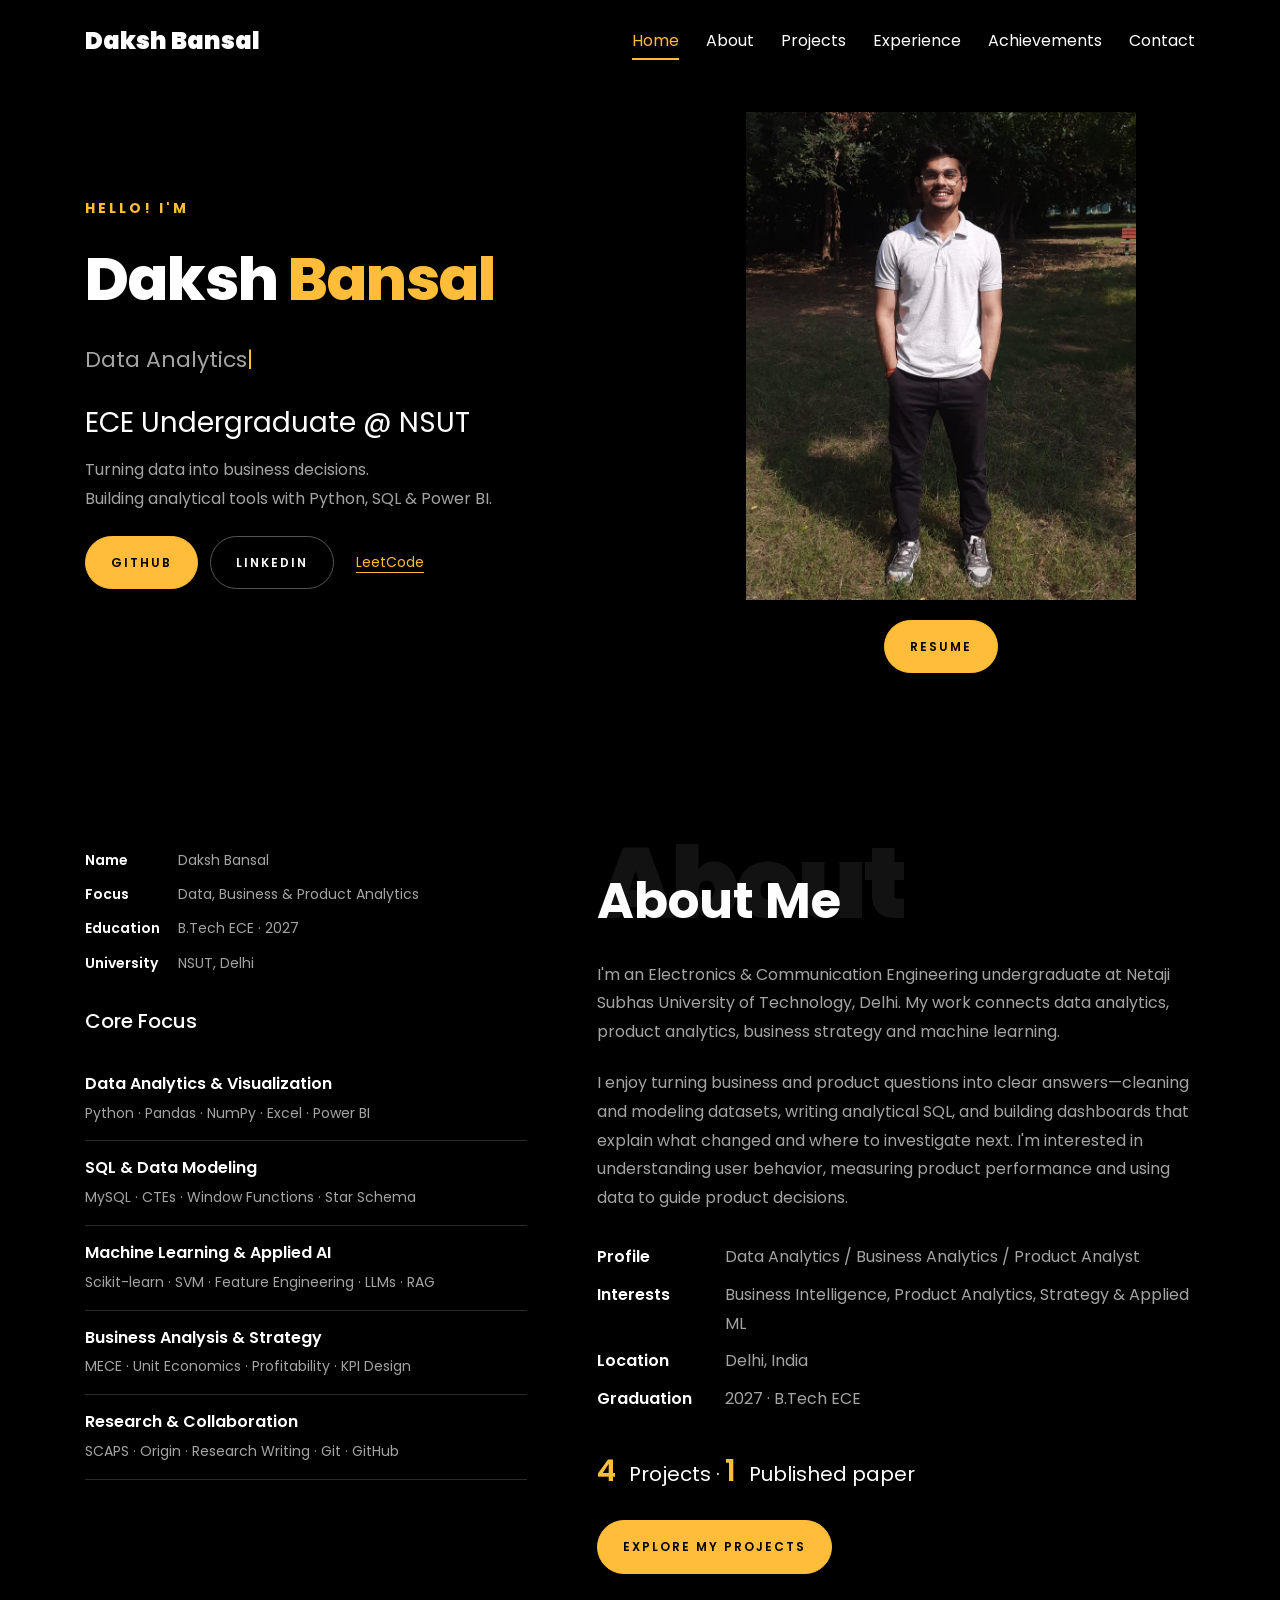
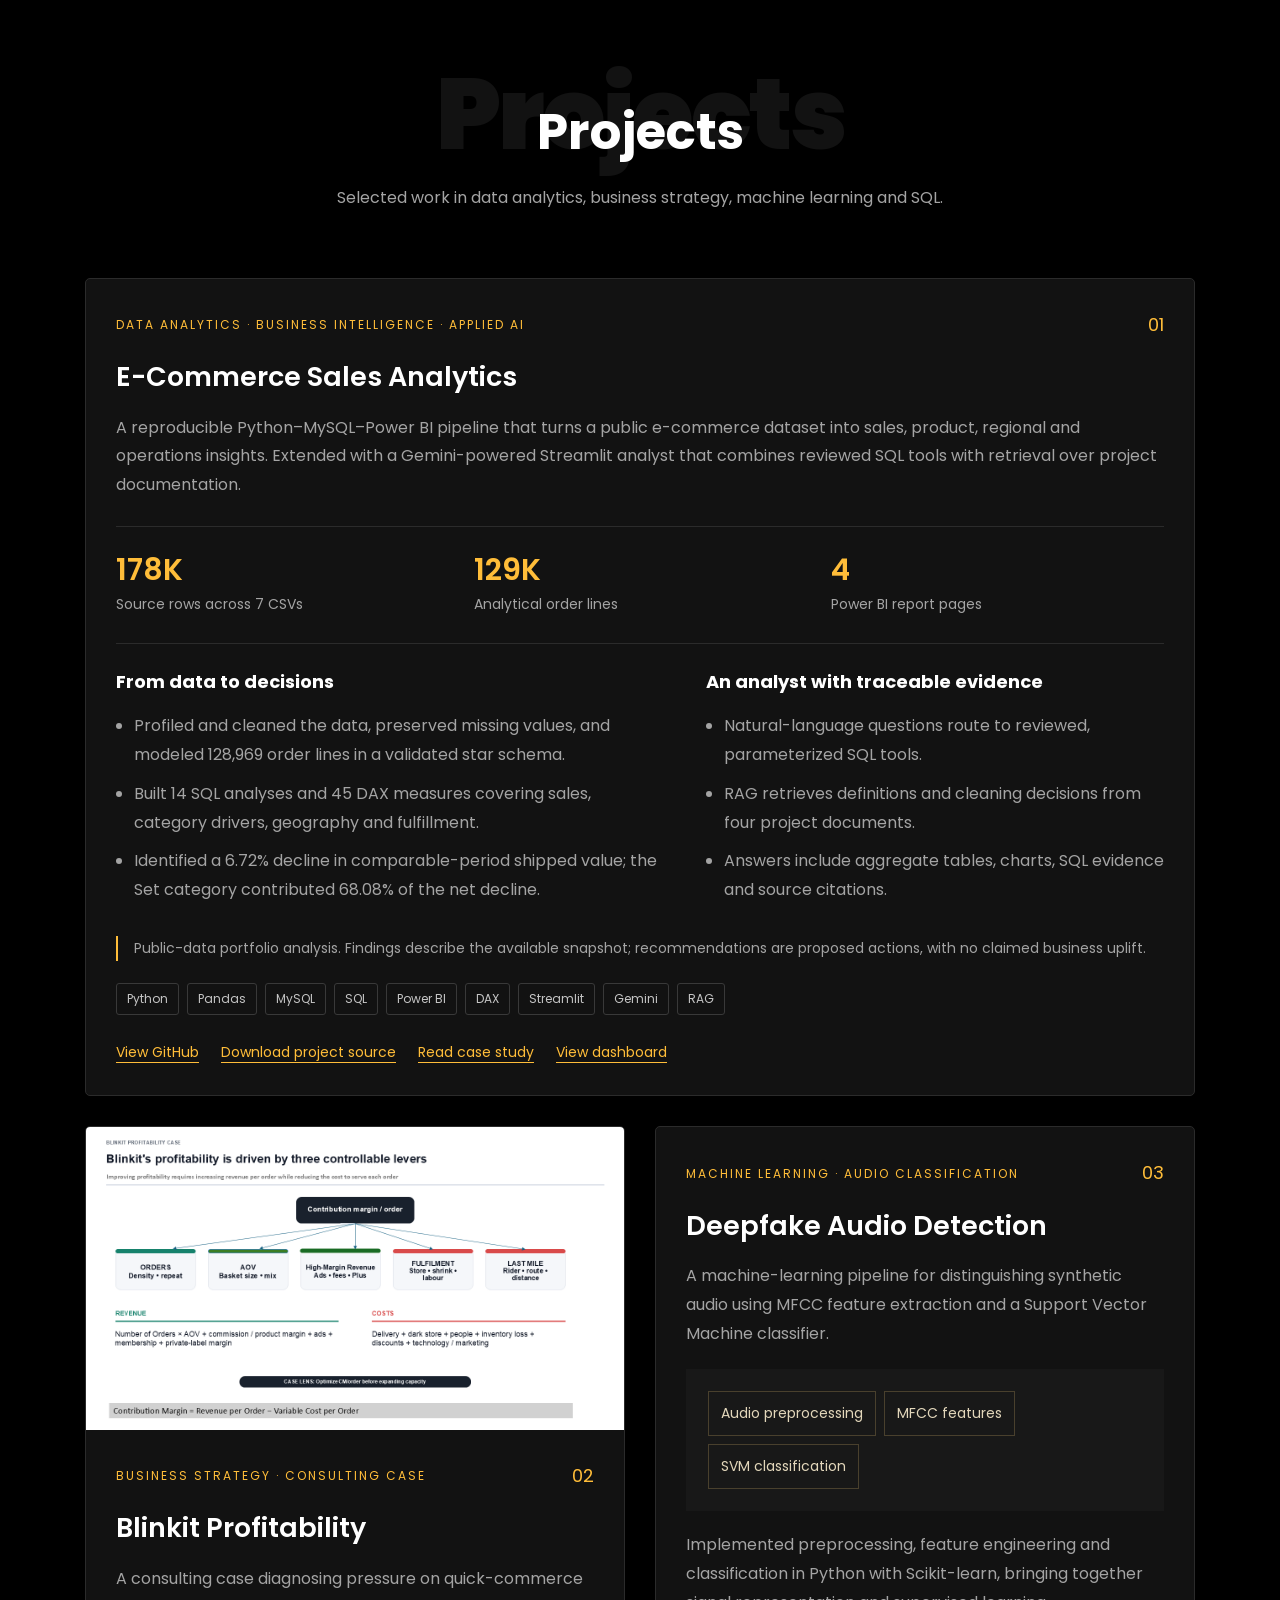
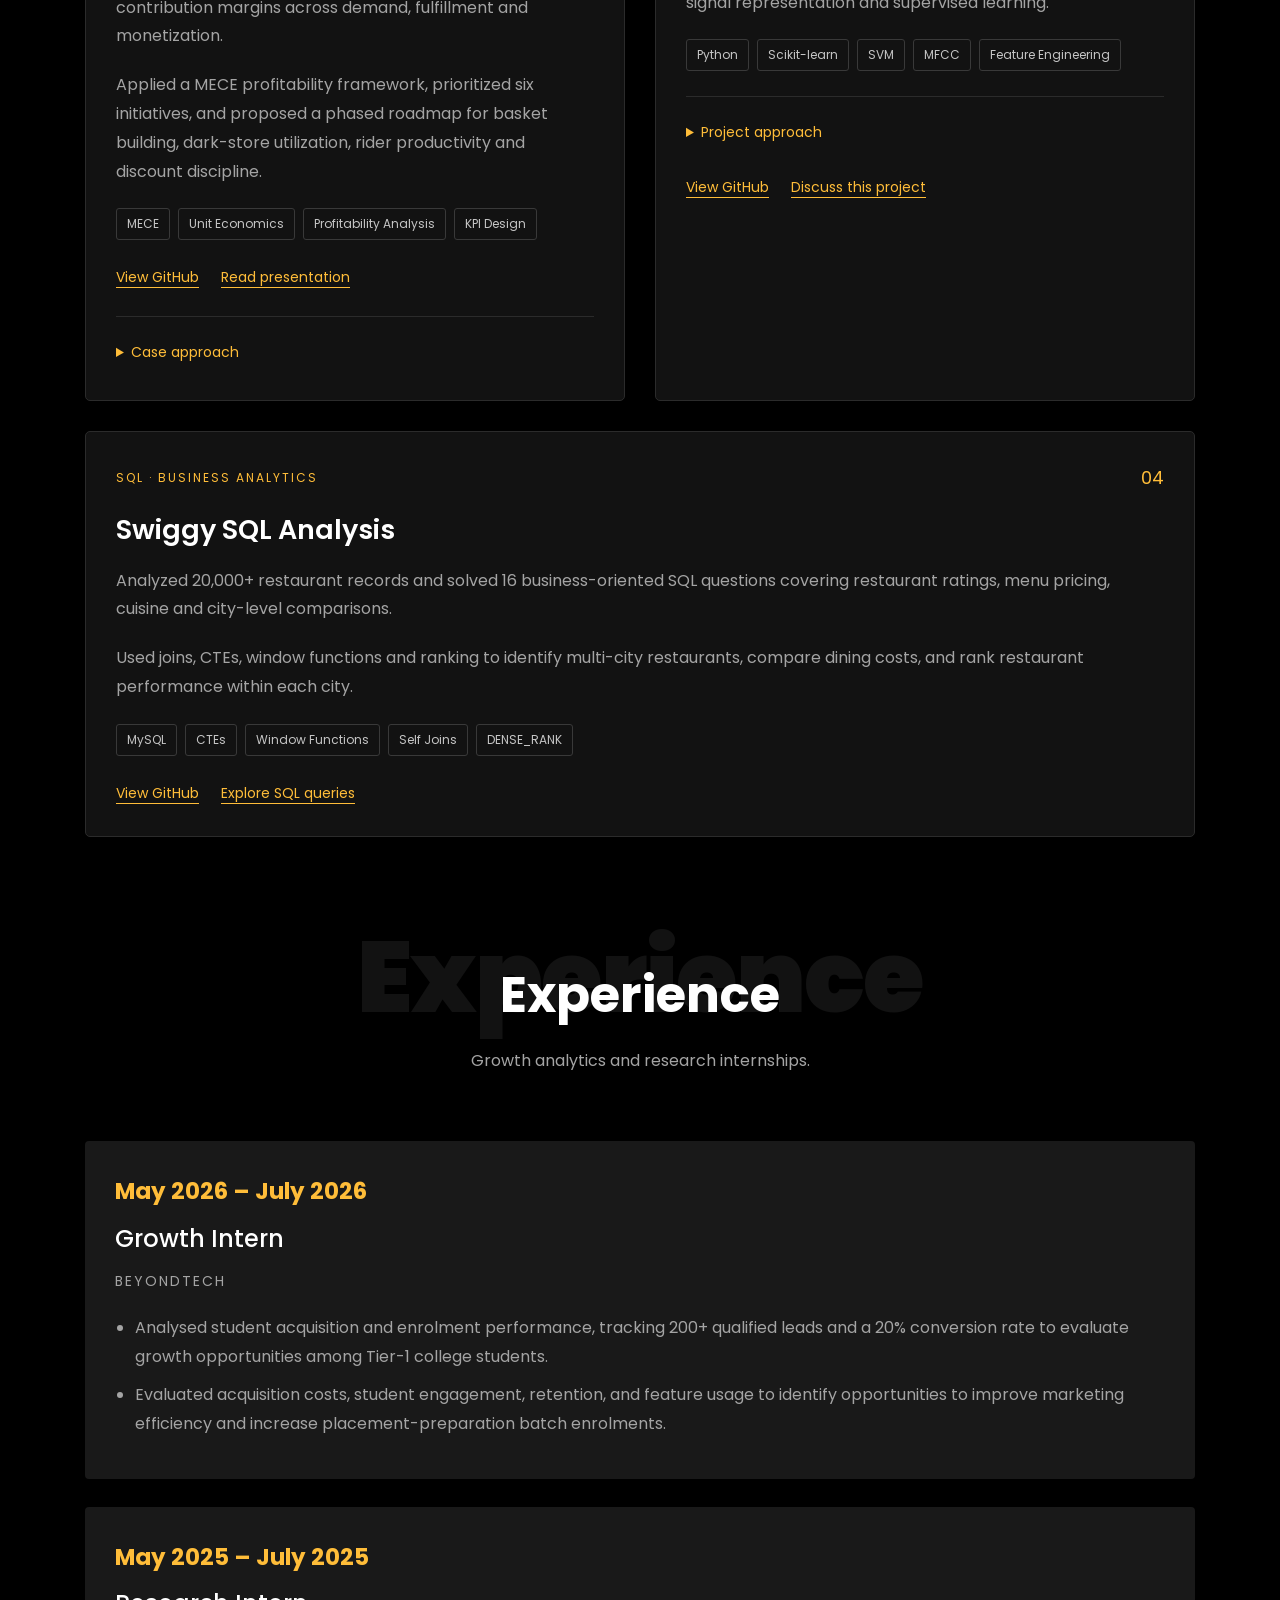
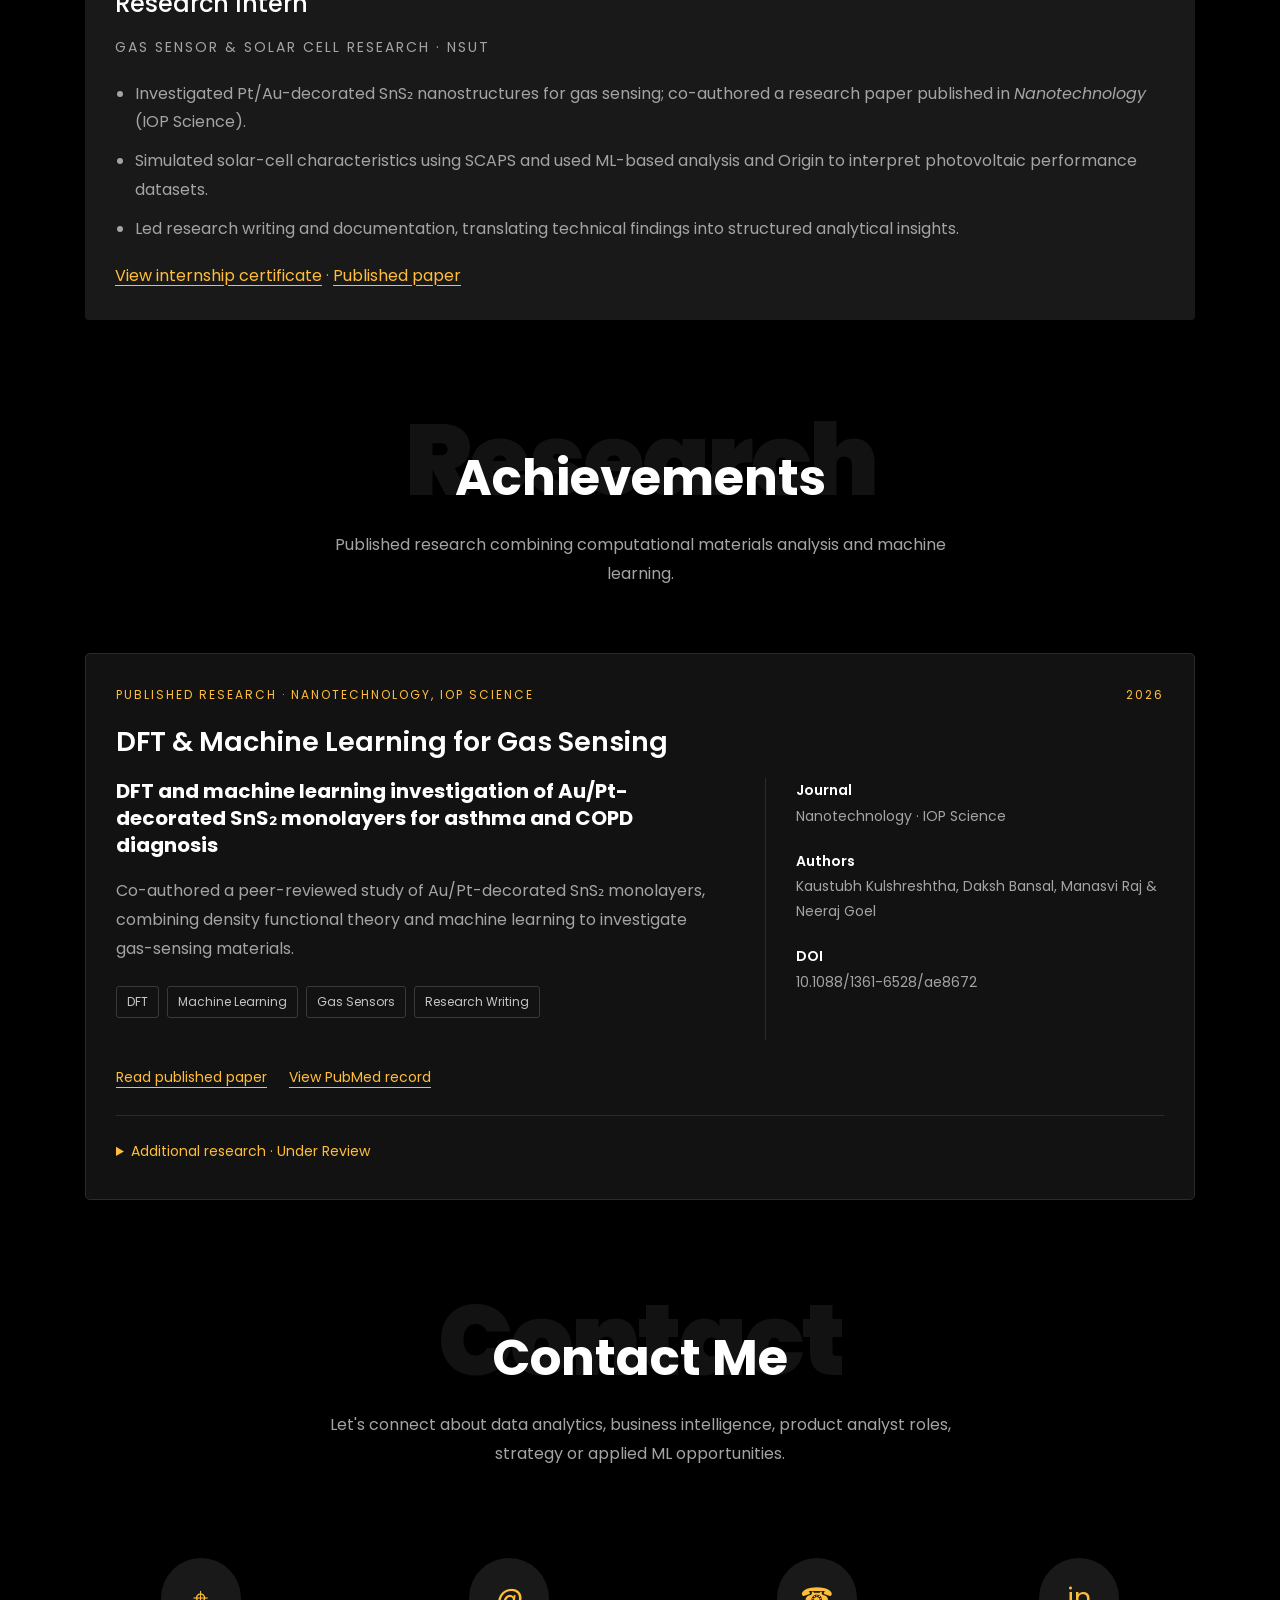
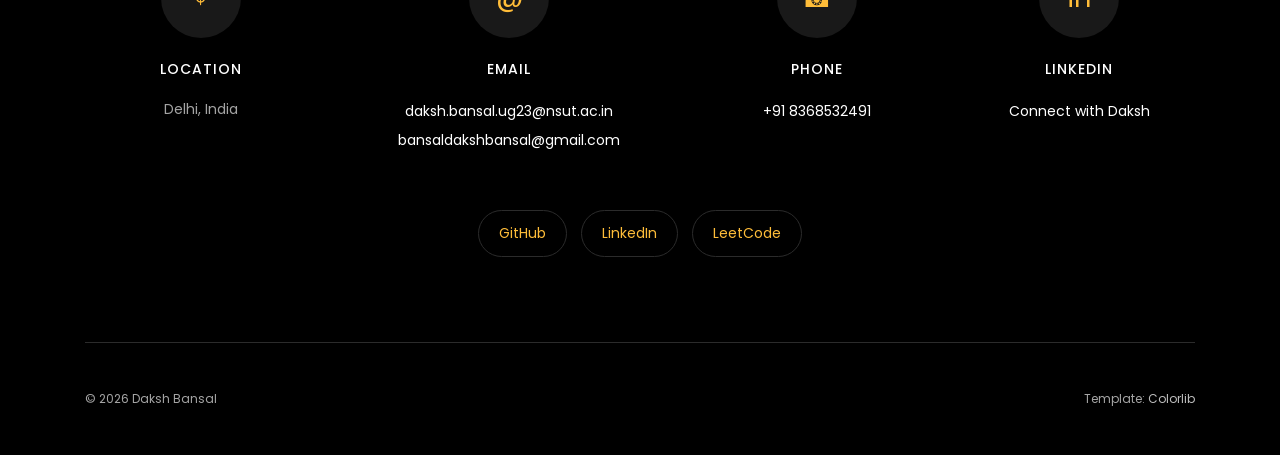
<file: index.html>
<!doctype html>
<html lang="en">
<head>
  <meta charset="utf-8">
  <meta name="viewport" content="width=device-width,initial-scale=1">
  <title>Daksh Bansal | Data Analytics &amp; Business Strategy</title>
  <meta name="description" content="Daksh Bansal — NSUT ECE undergraduate working across data analytics, business strategy and machine learning. Explore E-Commerce Sales Analytics, SQL projects and published research.">
  <meta name="theme-color" content="#000000">
  <meta property="og:title" content="Daksh Bansal | Data Analytics &amp; Business Strategy">
  <meta property="og:description" content="Data analytics, business strategy, machine learning and published research. Explore Daksh's projects and experience.">
  <meta property="og:type" content="website">
  <meta property="og:url" content="https://daks5.github.io/">
  <link rel="canonical" href="https://daks5.github.io/">
  <link rel="icon" type="image/svg+xml" href="data:image/svg+xml,%3Csvg xmlns='http://www.w3.org/2000/svg' viewBox='0 0 64 64'%3E%3Crect width='64' height='64' rx='12' fill='%23000'/%3E%3Ctext x='32' y='43' text-anchor='middle' font-family='Arial' font-size='30' font-weight='700' fill='%23ffbd39'%3EDB%3C/text%3E%3C/svg%3E">
  <link rel="preconnect" href="https://fonts.googleapis.com">
  <link rel="preconnect" href="https://fonts.gstatic.com" crossorigin>
  <link href="https://fonts.googleapis.com/css2?family=Poppins:wght@400;500;600;700;800;900&display=swap" rel="stylesheet">
  <link rel="stylesheet" href="styles.css?v=20261016-experience">
  <script src="app.js" defer></script>
</head>
<body>
<a class="skip" href="#main">Skip to content</a>
<header class="site-header"><nav class="container nav" aria-label="Main navigation">
  <a class="brand" href="#home-section">Daksh Bansal</a>
  <button class="menu-toggle" aria-expanded="false" aria-controls="nav-links">Menu <span aria-hidden="true">☰</span></button>
  <div class="nav-links" id="nav-links">
    <a class="active" href="#home-section">Home</a><a href="#about-section">About</a><a href="#project-section">Projects</a><a href="#experience-section">Experience</a><a href="#achievement-section">Achievements</a><a href="#contact-section">Contact</a>
  </div>
</nav></header>
<main id="main">
<section class="hero container" id="home-section" aria-labelledby="hero-title">
  <div class="hero-copy"><p class="eyebrow">Hello! I'm</p><h1 id="hero-title">Daksh <span>Bansal</span></h1>
    <p class="role" aria-label="Data Analytics, Business Analyst, Product Analyst and Machine Learning"><span id="typing">Data Analytics</span><span class="cursor" aria-hidden="true">|</span></p>
    <h2>ECE Undergraduate @ NSUT</h2>
    <p class="hero-description">Turning data into business decisions.<br> Building analytical tools with Python, SQL &amp; Power BI.</p>
    <div class="actions"><a class="button primary" href="https://github.com/Daks5" target="_blank" rel="noopener noreferrer">GitHub</a><a class="button outline" href="https://www.linkedin.com/in/daksh-bansal-36666b278/" target="_blank" rel="noopener noreferrer">LinkedIn</a><a class="text-link" href="https://leetcode.com/u/daksh5055/" target="_blank" rel="noopener noreferrer">LeetCode</a></div>
  </div>
  <div class="hero-portrait"><img src="assets/daksh-bansal.jpeg" width="901" height="1038" alt="Daksh Bansal standing outdoors" fetchpriority="high"><a class="button primary" href="https://drive.google.com/file/d/1m9gqxL7ONmsl9DMOSqd8U5X-cJEgQ3Us/view?usp=sharing" target="_blank" rel="noopener noreferrer" title="View resume online">Resume</a></div>
</section>
<section class="section container" id="about-section" aria-labelledby="about-title">
  <div class="about-grid">
    <div>
      <div class="profile-facts"><dl class="facts"><dt>Name</dt><dd>Daksh Bansal</dd><dt>Focus</dt><dd>Data, Business &amp; Product Analytics</dd><dt>Education</dt><dd>B.Tech ECE · 2027</dd><dt>University</dt><dd>NSUT, Delhi</dd></dl></div>
      <h3 class="core-label">Core Focus</h3>
      <div class="skill-row"><strong>Data Analytics &amp; Visualization</strong><span>Python · Pandas · NumPy · Excel · Power BI</span></div>
      <div class="skill-row"><strong>SQL &amp; Data Modeling</strong><span>MySQL · CTEs · Window Functions · Star Schema</span></div>
      <div class="skill-row"><strong>Machine Learning &amp; Applied AI</strong><span>Scikit-learn · SVM · Feature Engineering · LLMs · RAG</span></div>
      <div class="skill-row"><strong>Business Analysis &amp; Strategy</strong><span>MECE · Unit Economics · Profitability · KPI Design</span></div>
      <div class="skill-row"><strong>Research &amp; Collaboration</strong><span>SCAPS · Origin · Research Writing · Git · GitHub</span></div>
    </div>
    <div class="about-copy">
      <div class="section-heading"><span class="ghost" aria-hidden="true">About</span><h2 id="about-title">About Me</h2></div>
      <p>I'm an Electronics &amp; Communication Engineering undergraduate at Netaji Subhas University of Technology, Delhi. My work connects data analytics, product analytics, business strategy and machine learning.</p>
      <p>I enjoy turning business and product questions into clear answers—cleaning and modeling datasets, writing analytical SQL, and building dashboards that explain what changed and where to investigate next. I'm interested in understanding user behavior, measuring product performance and using data to guide product decisions.</p>
      <dl class="facts detail-facts"><dt>Profile</dt><dd>Data Analytics / Business Analytics / Product Analyst</dd><dt>Interests</dt><dd>Business Intelligence, Product Analytics, Strategy &amp; Applied ML</dd><dt>Location</dt><dd>Delhi, India</dd><dt>Graduation</dt><dd>2027 · B.Tech ECE</dd></dl>
      <p class="count"><strong>4</strong> Projects <span aria-hidden="true">·</span> <strong>1</strong> Published paper</p>
      <a class="button primary" href="#project-section">Explore my projects</a>
    </div>
  </div>
</section>
<section class="section container" id="project-section" aria-labelledby="projects-title">
  <div class="section-heading"><span class="ghost" aria-hidden="true">Projects</span><h2 id="projects-title">Projects</h2><p>Selected work in data analytics, business strategy, machine learning and SQL.</p></div>
  <div class="project-grid">
    <article class="project-card featured" id="ecommerce-analytics">
      <div class="project-content"><div class="project-meta"><span>Data Analytics · Business Intelligence · Applied AI</span><span class="number">01</span></div><h3>E-Commerce Sales Analytics</h3>
        <p>A reproducible Python–MySQL–Power BI pipeline that turns a public e-commerce dataset into sales, product, regional and operations insights. Extended with a Gemini-powered Streamlit analyst that combines reviewed SQL tools with retrieval over project documentation.</p>
        <div class="project-metrics"><div><strong>178K</strong><span>Source rows across 7 CSVs</span></div><div><strong>129K</strong><span>Analytical order lines</span></div><div><strong>4</strong><span>Power BI report pages</span></div></div>
        <div class="project-split"><div><h4>From data to decisions</h4><ul><li>Profiled and cleaned the data, preserved missing values, and modeled 128,969 order lines in a validated star schema.</li><li>Built 14 SQL analyses and 45 DAX measures covering sales, category drivers, geography and fulfillment.</li><li>Identified a 6.72% decline in comparable-period shipped value; the Set category contributed 68.08% of the net decline.</li></ul></div><div><h4>An analyst with traceable evidence</h4><ul><li>Natural-language questions route to reviewed, parameterized SQL tools.</li><li>RAG retrieves definitions and cleaning decisions from four project documents.</li><li>Answers include aggregate tables, charts, SQL evidence and source citations.</li></ul></div></div>
        <p class="evidence-note">Public-data portfolio analysis. Findings describe the available snapshot; recommendations are proposed actions, with no claimed business uplift.</p>
        <div class="tech-stack"><span>Python</span><span>Pandas</span><span>MySQL</span><span>SQL</span><span>Power BI</span><span>DAX</span><span>Streamlit</span><span>Gemini</span><span>RAG</span></div>
        <div class="project-links"><a href="https://github.com/Daks5/E-Commerce-Sales-Analytics" target="_blank" rel="noopener noreferrer">View GitHub</a><a href="assets/E-Commerce-Sales-Analytics-Source.zip" download>Download project source</a><a href="assets/ecommerce-case-study.html" target="_blank" rel="noopener noreferrer">Read case study</a><a href="assets/commerce-sales.png" target="_blank" rel="noopener noreferrer">View dashboard</a></div>
      </div>
    </article>
    <article class="project-card" id="blinkit-case"><div class="project-image"><img src="assets/blinkit-framework.png" loading="lazy" width="1600" height="900" alt="Blinkit consulting case profitability framework"></div>
      <div class="project-content"><div class="project-meta"><span>Business Strategy · Consulting Case</span><span class="number">02</span></div><h3>Blinkit Profitability</h3><p>A consulting case diagnosing pressure on quick-commerce contribution margins across demand, fulfillment and monetization.</p><p>Applied a MECE profitability framework, prioritized six initiatives, and proposed a phased roadmap for basket building, dark-store utilization, rider productivity and discount discipline.</p><div class="tech-stack"><span>MECE</span><span>Unit Economics</span><span>Profitability Analysis</span><span>KPI Design</span></div><div class="project-links"><a href="https://github.com/Daks5/Blinkit-Profitability-Consulting-Case" target="_blank" rel="noopener noreferrer">View GitHub</a><a href="https://github.com/Daks5/Blinkit-Profitability-Consulting-Case/blob/main/Blinkit_Profitability_Consulting_Case.pdf" target="_blank" rel="noopener noreferrer">Read presentation</a></div><details class="details"><summary>Case approach</summary><p>Structured the problem through a profitability tree, compared initiatives by impact and effort, and proposed a six-month implementation roadmap. This is an independent portfolio case; illustrative assumptions are distinguished from company financial data in the presentation.</p></details></div>
    </article>
    <article class="project-card" id="deepfake-project"><div class="project-content"><div class="project-meta"><span>Machine Learning · Audio Classification</span><span class="number">03</span></div><h3>Deepfake Audio Detection</h3><p>A machine-learning pipeline for distinguishing synthetic audio using MFCC feature extraction and a Support Vector Machine classifier.</p><div class="ml-pipeline" aria-label="Audio classification pipeline"><span>Audio preprocessing</span><span>MFCC features</span><span>SVM classification</span></div><p>Implemented preprocessing, feature engineering and classification in Python with Scikit-learn, bringing together signal representation and supervised learning.</p><div class="tech-stack"><span>Python</span><span>Scikit-learn</span><span>SVM</span><span>MFCC</span><span>Feature Engineering</span></div><details class="details"><summary>Project approach</summary><p>The workflow transforms audio recordings into numerical features before classification. MFCCs describe the spectral characteristics of audio, and an SVM separates the feature representations into classes.</p><p>Focus: preprocessing, feature extraction and classification pipeline development.</p></details><div class="project-links"><a href="https://github.com/Daks5/Deepfake-Audio-Detection-Project" target="_blank" rel="noopener noreferrer">View GitHub</a><a href="mailto:daksh.bansal.ug23@nsut.ac.in?subject=Deepfake%20Audio%20Detection%20project">Discuss this project</a></div></div>
    </article>
    <article class="project-card wide" id="swiggy-project"><div class="project-content"><div class="project-meta"><span>SQL · Business Analytics</span><span class="number">04</span></div><h3>Swiggy SQL Analysis</h3><p>Analyzed 20,000+ restaurant records and solved 16 business-oriented SQL questions covering restaurant ratings, menu pricing, cuisine and city-level comparisons.</p><p>Used joins, CTEs, window functions and ranking to identify multi-city restaurants, compare dining costs, and rank restaurant performance within each city.</p><div class="tech-stack"><span>MySQL</span><span>CTEs</span><span>Window Functions</span><span>Self Joins</span><span>DENSE_RANK</span></div><div class="project-links"><a href="https://github.com/Daks5/Swiggy-SQL-Analysis" target="_blank" rel="noopener noreferrer">View GitHub</a><a href="https://github.com/Daks5/Swiggy-SQL-Analysis/blob/main/queries/Business_queries.sql" target="_blank" rel="noopener noreferrer">Explore SQL queries</a></div></div></article>
  </div>
</section>
<section class="section container" id="experience-section" aria-labelledby="experience-title">
  <div class="section-heading"><span class="ghost" aria-hidden="true">Experience</span><h2 id="experience-title">Experience</h2><p>Growth analytics and research internships.</p></div>
  <div class="resume-grid">
    <article class="resume-card wide" id="growth-intern"><span class="date">May 2026 – July 2026</span><h3>Growth Intern</h3><span class="position">BeyondTech</span>
      <ul><li>Analysed student acquisition and enrolment performance, tracking 200+ qualified leads and a 20% conversion rate to evaluate growth opportunities among Tier-1 college students.</li><li>Evaluated acquisition costs, student engagement, retention, and feature usage to identify opportunities to improve marketing efficiency and increase placement-preparation batch enrolments.</li></ul>
    </article>
    <article class="resume-card wide"><span class="date">May 2025 – July 2025</span><h3>Research Intern</h3><span class="position">Gas Sensor &amp; Solar Cell Research · NSUT</span>
      <ul><li>Investigated Pt/Au-decorated SnS₂ nanostructures for gas sensing; co-authored a research paper published in <em>Nanotechnology</em> (IOP Science).</li><li>Simulated solar-cell characteristics using SCAPS and used ML-based analysis and Origin to interpret photovoltaic performance datasets.</li><li>Led research writing and documentation, translating technical findings into structured analytical insights.</li></ul>
      <p><a href="https://drive.google.com/file/d/16wXRYMRkcN787e_S3yydGKHLejYcrH81/view?usp=sharing" target="_blank" rel="noopener noreferrer">View internship certificate</a> <span aria-hidden="true">·</span> <a href="https://iopscience.iop.org/article/10.1088/1361-6528/ae8672" target="_blank" rel="noopener noreferrer">Published paper</a></p>
    </article>
  </div>
</section>
<section class="section container" id="achievement-section" aria-labelledby="achievements-title">
  <div class="section-heading"><span class="ghost" aria-hidden="true">Research</span><h2 id="achievements-title">Achievements</h2><p>Published research combining computational materials analysis and machine learning.</p></div>
  <div class="project-grid">
    <article class="project-card research" id="published-research"><div class="project-content"><div class="project-meta"><span>Published Research · Nanotechnology, IOP Science</span><span>2026</span></div><h3>DFT &amp; Machine Learning for Gas Sensing</h3><div class="research-details"><div><h4 class="paper-title">DFT and machine learning investigation of Au/Pt-decorated SnS₂ monolayers for asthma and COPD diagnosis</h4><p>Co-authored a peer-reviewed study of Au/Pt-decorated SnS₂ monolayers, combining density functional theory and machine learning to investigate gas-sensing materials.</p><div class="tech-stack"><span>DFT</span><span>Machine Learning</span><span>Gas Sensors</span><span>Research Writing</span></div></div><div class="paper-info"><p><strong>Journal</strong>Nanotechnology · IOP Science</p><p><strong>Authors</strong>Kaustubh Kulshreshtha, Daksh Bansal, Manasvi Raj &amp; Neeraj Goel</p><p><strong>DOI</strong>10.1088/1361-6528/ae8672</p></div></div><div class="project-links"><a href="https://iopscience.iop.org/article/10.1088/1361-6528/ae8672" target="_blank" rel="noopener noreferrer">Read published paper</a><a href="https://pubmed.ncbi.nlm.nih.gov/42409050/" target="_blank" rel="noopener noreferrer">View PubMed record</a></div><details class="details"><summary>Additional research · Under Review</summary><h4 class="paper-title">Enhanced Efficiency in Cs₃Bi₂I₉ Perovskite Solar Cells</h4><p><strong>Status: Under Review</strong> — Manuscript currently under review at an international peer-reviewed journal.</p><p>Investigated efficiency optimization and moisture degradation in Cs₃Bi₂I₉ Perovskite Solar Cells using SCAPS simulation, DFT analysis, Machine Learning.</p><p>Led overall research coordination and documentation.</p></details></div></article>
  </div>
</section>
<section class="section container" id="contact-section" aria-labelledby="contact-title"><div class="section-heading"><span class="ghost" aria-hidden="true">Contact</span><h2 id="contact-title">Contact Me</h2><p>Let's connect about data analytics, business intelligence, product analyst roles, strategy or applied ML opportunities.</p></div><div class="contact-grid"><div class="contact-item"><div class="contact-icon" aria-hidden="true">⌖</div><h3>Location</h3><p>Delhi, India</p></div><div class="contact-item"><div class="contact-icon" aria-hidden="true">@</div><h3>Email</h3><a href="mailto:daksh.bansal.ug23@nsut.ac.in">daksh.bansal.ug23@nsut.ac.in</a><br><a href="mailto:bansaldakshbansal@gmail.com">bansaldakshbansal@gmail.com</a></div><div class="contact-item"><div class="contact-icon" aria-hidden="true">☎</div><h3>Phone</h3><a href="tel:+918368532491">+91 8368532491</a></div><div class="contact-item"><div class="contact-icon" aria-hidden="true">in</div><h3>LinkedIn</h3><a href="https://www.linkedin.com/in/daksh-bansal-36666b278/" target="_blank" rel="noopener noreferrer">Connect with Daksh</a></div></div><div class="contact-social"><a href="https://github.com/Daks5" target="_blank" rel="noopener noreferrer">GitHub</a><a href="https://www.linkedin.com/in/daksh-bansal-36666b278/" target="_blank" rel="noopener noreferrer">LinkedIn</a><a href="https://leetcode.com/u/daksh5055/" target="_blank" rel="noopener noreferrer">LeetCode</a></div></section>
<dialog id="image-dialog" class="lightbox" aria-label="Dashboard image"><button class="lightbox-close">Close</button><img alt=""><p></p></dialog>
</main>
<footer class="container footer"><p>© <span id="year">2026</span> Daksh Bansal</p><p>Template: <a href="https://colorlib.com/" target="_blank" rel="noopener noreferrer">Colorlib</a></p></footer>
</body></html>
</file>
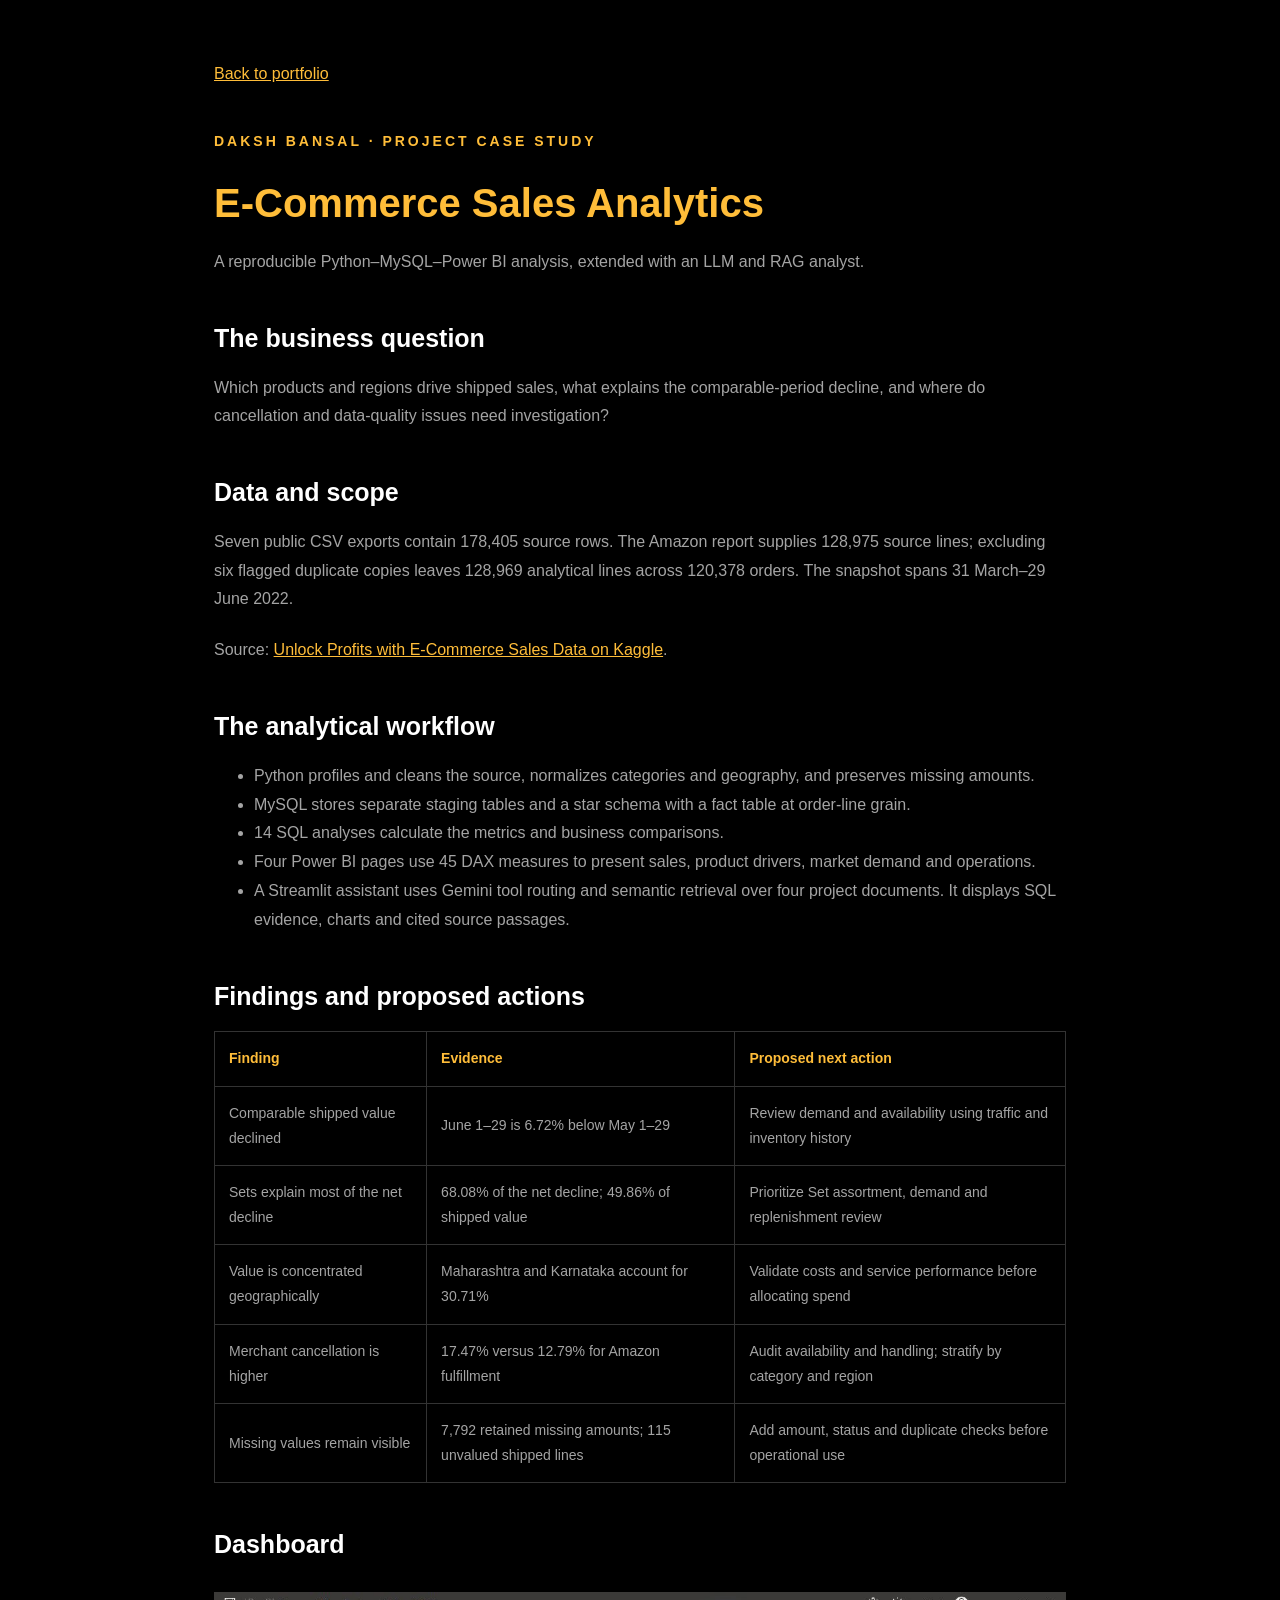
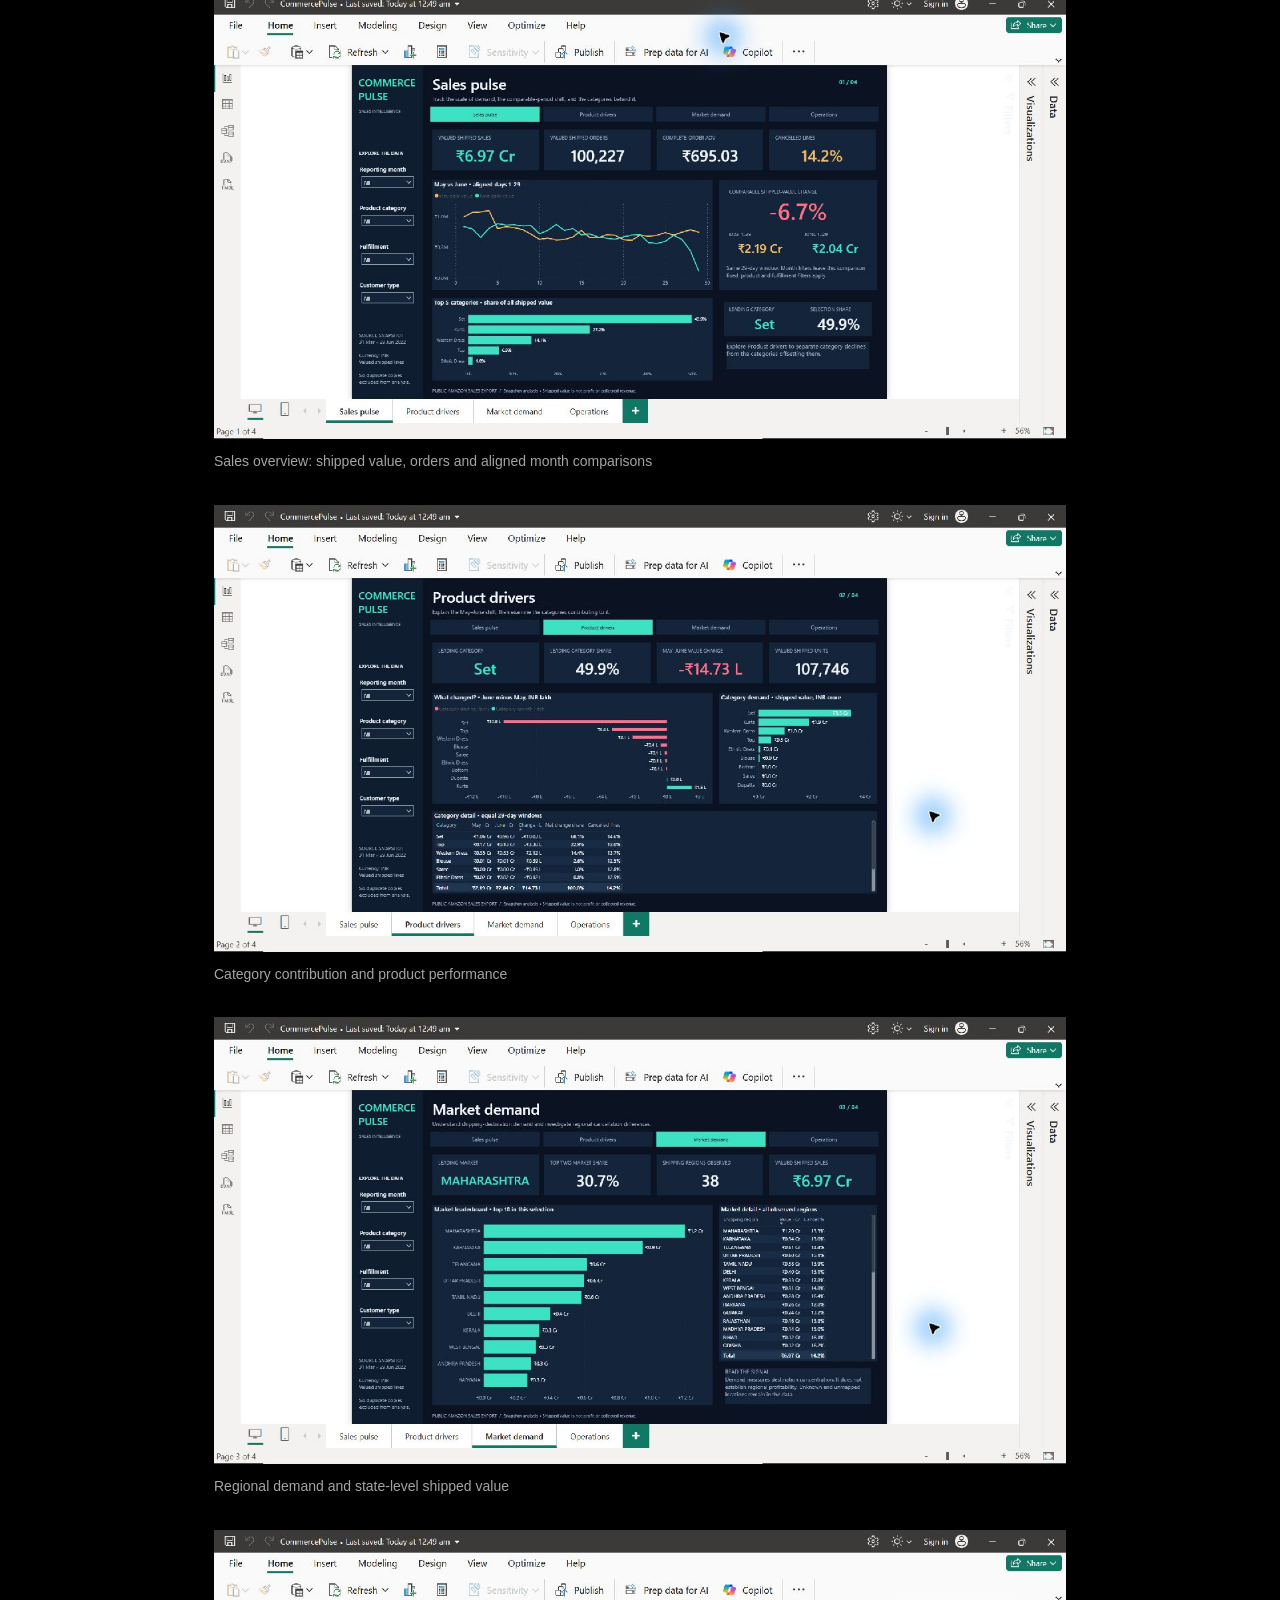
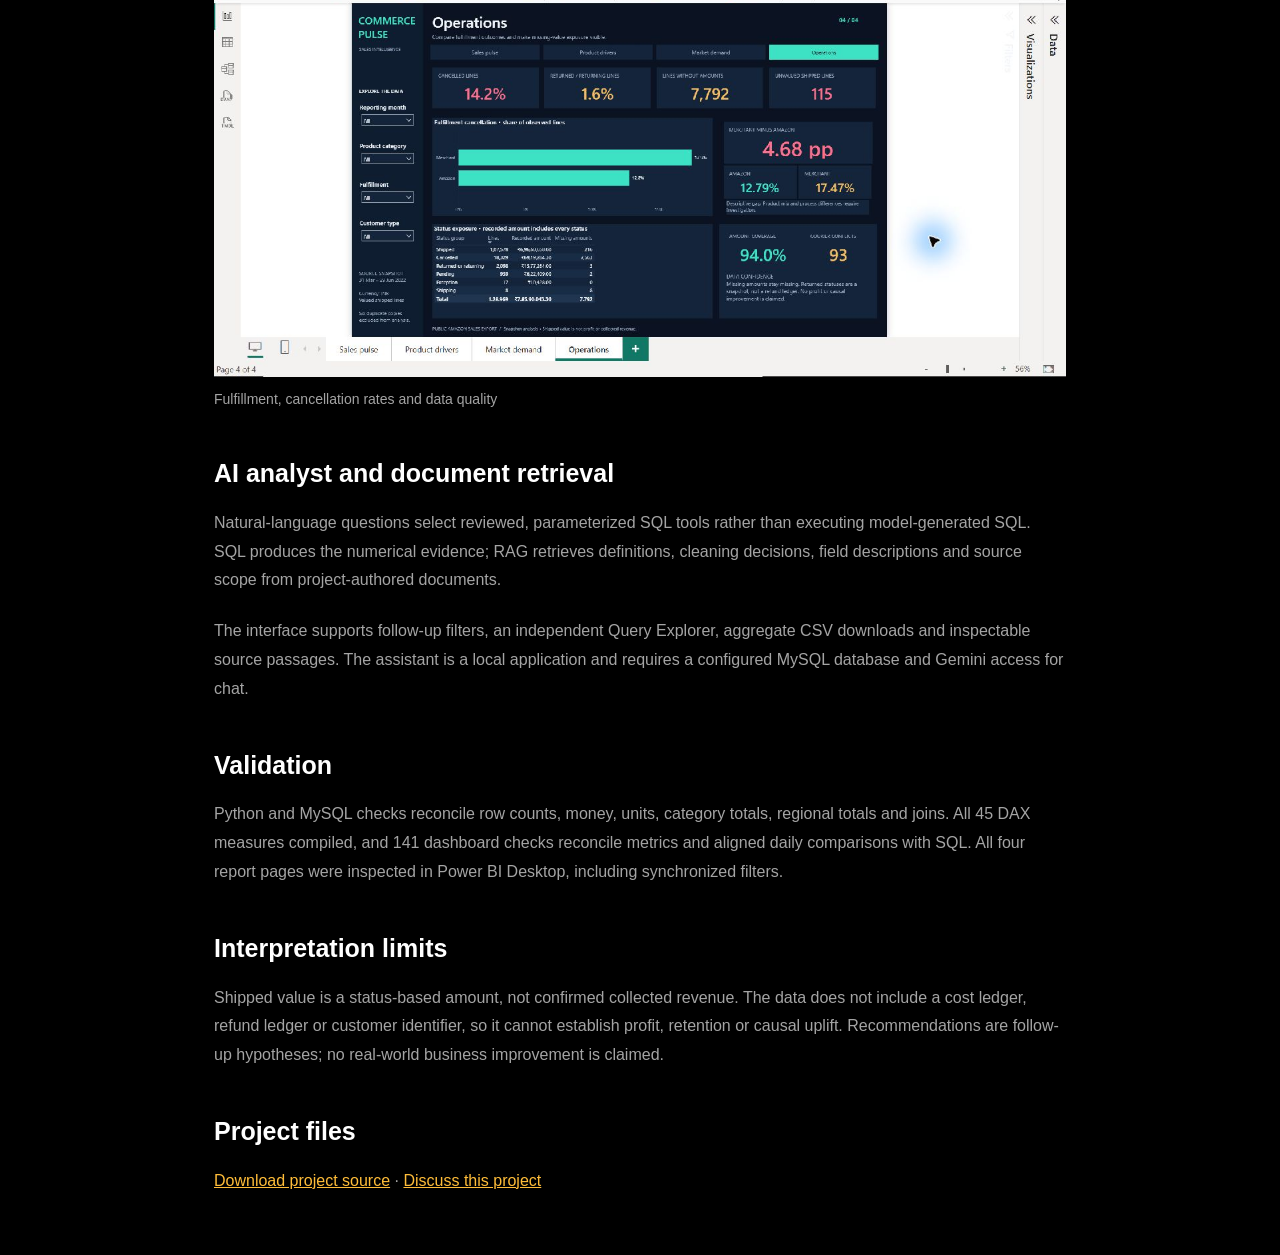
<file: assets/ecommerce-case-study.html>
<!doctype html><html lang="en"><head><meta charset="utf-8"><meta name="viewport" content="width=device-width,initial-scale=1"><title>E-Commerce Sales Analytics | Daksh Bansal</title><link rel="stylesheet" href="../styles.css"><style>main{max-width:900px;margin:60px auto;padding:0 24px}h1{font-size:40px;color:#ffbd39}h2{font-size:25px;margin-top:45px}ul{color:#a4a4a4}figure{margin:30px 0}figcaption{color:#a4a4a4;font-size:14px;margin-top:10px}table{width:100%;border-collapse:collapse;font-size:14px}th,td{text-align:left;padding:14px;border:1px solid #333}td{color:#a4a4a4}th{color:#ffbd39}a{color:#ffbd39;text-decoration:underline}code{font-size:14px;background:#191919;padding:3px 6px}.table-wrap{overflow:auto}</style></head><body><main><a href="../index.html#ecommerce-analytics">Back to portfolio</a><p class="eyebrow" style="margin-top:40px">Daksh Bansal · Project Case Study</p><h1>E-Commerce Sales Analytics</h1><p>A reproducible Python–MySQL–Power BI analysis, extended with an LLM and RAG analyst.</p><h2>The business question</h2><p>Which products and regions drive shipped sales, what explains the comparable-period decline, and where do cancellation and data-quality issues need investigation?</p><h2>Data and scope</h2><p>Seven public CSV exports contain 178,405 source rows. The Amazon report supplies 128,975 source lines; excluding six flagged duplicate copies leaves 128,969 analytical lines across 120,378 orders. The snapshot spans 31 March–29 June 2022.</p><p>Source: <a href="https://www.kaggle.com/datasets/thedevastator/unlock-profits-with-e-commerce-sales-data" target="_blank" rel="noopener noreferrer">Unlock Profits with E-Commerce Sales Data on Kaggle</a>.</p><h2>The analytical workflow</h2><ul><li>Python profiles and cleans the source, normalizes categories and geography, and preserves missing amounts.</li><li>MySQL stores separate staging tables and a star schema with a fact table at order-line grain.</li><li>14 SQL analyses calculate the metrics and business comparisons.</li><li>Four Power BI pages use 45 DAX measures to present sales, product drivers, market demand and operations.</li><li>A Streamlit assistant uses Gemini tool routing and semantic retrieval over four project documents. It displays SQL evidence, charts and cited source passages.</li></ul><h2>Findings and proposed actions</h2><div class="table-wrap"><table><thead><tr><th>Finding</th><th>Evidence</th><th>Proposed next action</th></tr></thead><tbody><tr><td>Comparable shipped value declined</td><td>June 1–29 is 6.72% below May 1–29</td><td>Review demand and availability using traffic and inventory history</td></tr><tr><td>Sets explain most of the net decline</td><td>68.08% of the net decline; 49.86% of shipped value</td><td>Prioritize Set assortment, demand and replenishment review</td></tr><tr><td>Value is concentrated geographically</td><td>Maharashtra and Karnataka account for 30.71%</td><td>Validate costs and service performance before allocating spend</td></tr><tr><td>Merchant cancellation is higher</td><td>17.47% versus 12.79% for Amazon fulfillment</td><td>Audit availability and handling; stratify by category and region</td></tr><tr><td>Missing values remain visible</td><td>7,792 retained missing amounts; 115 unvalued shipped lines</td><td>Add amount, status and duplicate checks before operational use</td></tr></tbody></table></div><h2>Dashboard</h2><figure><img src="commerce-sales.png" alt="Sales overview dashboard"><figcaption>Sales overview: shipped value, orders and aligned month comparisons</figcaption></figure><figure><img src="commerce-products.png" loading="lazy" alt="Product drivers dashboard"><figcaption>Category contribution and product performance</figcaption></figure><figure><img src="commerce-markets.png" loading="lazy" alt="Market demand dashboard"><figcaption>Regional demand and state-level shipped value</figcaption></figure><figure><img src="commerce-operations.png" loading="lazy" alt="Operations dashboard"><figcaption>Fulfillment, cancellation rates and data quality</figcaption></figure><h2>AI analyst and document retrieval</h2><p>Natural-language questions select reviewed, parameterized SQL tools rather than executing model-generated SQL. SQL produces the numerical evidence; RAG retrieves definitions, cleaning decisions, field descriptions and source scope from project-authored documents.</p><p>The interface supports follow-up filters, an independent Query Explorer, aggregate CSV downloads and inspectable source passages. The assistant is a local application and requires a configured MySQL database and Gemini access for chat.</p><h2>Validation</h2><p>Python and MySQL checks reconcile row counts, money, units, category totals, regional totals and joins. All 45 DAX measures compiled, and 141 dashboard checks reconcile metrics and aligned daily comparisons with SQL. All four report pages were inspected in Power BI Desktop, including synchronized filters.</p><h2>Interpretation limits</h2><p>Shipped value is a status-based amount, not confirmed collected revenue. The data does not include a cost ledger, refund ledger or customer identifier, so it cannot establish profit, retention or causal uplift. Recommendations are follow-up hypotheses; no real-world business improvement is claimed.</p><h2>Project files</h2><p><a href="E-Commerce-Sales-Analytics-Source.zip" download>Download project source</a> · <a href="mailto:daksh.bansal.ug23@nsut.ac.in?subject=E-Commerce%20Sales%20Analytics">Discuss this project</a></p></main></body></html>
</file>
<file: styles.css>
:root{--gold:#ffbd39;--bg:#000;--card:#191919;--muted:#a4a4a4;--line:#2b2b2b;--white:#fff;color-scheme:dark}
*{box-sizing:border-box}html{scroll-behavior:smooth;scroll-padding-top:100px}body{margin:0;background:var(--bg);color:var(--white);font-family:'Poppins',Arial,sans-serif;font-size:16px;line-height:1.8}a{color:inherit;text-decoration:none}button{font:inherit}img{display:block;max-width:100%;height:auto}p{margin:0 0 22px;color:var(--muted)}h1,h2,h3,h4{line-height:1.35;margin:0 0 18px}h2{font-size:32px;font-weight:600}h3{font-size:24px;font-weight:500}strong{font-weight:600}.container{width:min(1110px,calc(100% - 48px));margin:auto}.site-header{position:sticky;top:0;z-index:10;background:rgba(0,0,0,.96)}.nav{min-height:82px;display:flex;align-items:center;justify-content:space-between;gap:30px}.brand{font-size:24px;font-weight:900}.nav-links{display:flex;gap:38px}.nav-links a{position:relative;padding:18px 0;font-size:16px}.nav-links a:after{content:'';position:absolute;left:0;bottom:13px;height:2px;width:0;background:var(--gold);transition:width .2s}.nav-links a:hover,.nav-links .active{color:var(--gold)}.nav-links a:hover:after,.nav-links .active:after{width:100%}.menu-toggle{display:none;background:none;border:0;color:#ddd;padding:10px 0}.skip{position:fixed;top:-80px;left:12px;background:var(--gold);color:#000;padding:12px;z-index:100}.skip:focus{top:12px}a:focus-visible,button:focus-visible,summary:focus-visible{outline:3px solid var(--gold);outline-offset:5px}
.hero{display:grid;grid-template-columns:1.1fr 1fr;gap:45px;align-items:center;min-height:650px;padding-top:30px;padding-bottom:75px}.eyebrow{color:var(--gold);font-size:14px;letter-spacing:3px;text-transform:uppercase;font-weight:700;margin-bottom:22px}.hero h1{font-size:60px;font-weight:800;line-height:1.2;letter-spacing:-1px;margin-bottom:25px}.hero h1 span{color:var(--gold)}.role{font-size:22px;min-height:40px;margin-bottom:24px}.cursor{color:var(--gold);animation:blink 1s step-end infinite}.hero h2{font-size:28px;font-weight:400;margin-bottom:14px}.hero-description{font-size:16px}.actions{display:flex;align-items:center;flex-wrap:wrap;gap:12px}.button{display:inline-flex;justify-content:center;align-items:center;min-height:52px;padding:15px 25px;border-radius:30px;border:1px solid #555;font-size:12px;font-weight:600;text-transform:uppercase;letter-spacing:2px;transition:background .2s,color .2s,transform .2s}.button:hover{transform:translateY(-2px)}.button.primary{background:var(--gold);border-color:var(--gold);color:#000}.button.primary:hover{background:#ffd275}.button.outline:hover{background:#fff;color:#000;border-color:#fff}.text-link{font-size:14px;color:var(--gold);text-decoration:underline;text-underline-offset:5px;padding:10px}.hero-work{display:block;background:#131313;border:1px solid var(--line);padding:24px;transition:border-color .2s}.hero-work:hover{border-color:var(--gold)}.hero-work-top{display:flex;justify-content:space-between;align-items:center;gap:12px;margin-bottom:20px}.hero-work-top .eyebrow{margin:0;font-size:12px;letter-spacing:2px}.small-label{font-size:12px;color:var(--muted)}.hero-dashboard{margin:0 -24px;background:#0c1420}.hero-dashboard img{width:100%;height:auto}.hero-work-caption{padding-top:23px}.hero-work-caption h3{font-weight:600;margin-bottom:2px}.hero-work-caption p{font-size:14px}.mini-stats{display:grid;grid-template-columns:repeat(3,1fr);gap:15px;border-top:1px solid var(--line);padding-top:15px}.mini-stats span{font-size:12px;color:var(--muted)}.mini-stats strong{display:block;color:var(--gold);font-size:24px;line-height:1.4}
.section{padding:100px 0 25px}.section-heading{position:relative;text-align:center;margin-bottom:65px;isolation:isolate}.section-heading .ghost{position:absolute;left:0;right:0;top:-35px;font-size:100px;font-weight:900;line-height:1;letter-spacing:-3px;color:#121212;z-index:-1;pointer-events:none}.section-heading h2{font-size:50px;font-weight:700;margin-bottom:18px}.section-heading p{max-width:680px;margin:0 auto}.about-grid{display:grid;grid-template-columns:.85fr 1.15fr;gap:70px}.profile-facts{display:block;margin-bottom:32px}.monogram{width:110px;height:110px;flex-shrink:0;background:#191919;display:grid;place-items:center;border:1px solid #3a3a3a;font-size:40px;font-weight:700;color:var(--gold)}.facts{display:grid;grid-template-columns:auto 1fr;gap:9px 18px;font-size:14px;margin:0}.facts dt{color:#fff;font-weight:600}.facts dd{margin:0;color:var(--muted)}.core-label{font-size:20px;margin-bottom:22px}.skill-row{border-bottom:1px solid var(--line);padding:13px 0}.skill-row strong{display:block;font-size:16px;color:#fff}.skill-row span{font-size:14px;color:var(--muted)}.about-copy .section-heading{text-align:left;margin-top:20px;margin-bottom:25px}.about-copy .section-heading .ghost{right:auto}.about-copy p{margin-bottom:22px}.detail-facts{margin:30px 0;font-size:16px;grid-template-columns:110px 1fr}.count{font-size:20px;color:#fff}.count strong{font-size:30px;color:var(--gold);margin-right:8px}.subsection-title{font-size:30px;text-align:center;margin:52px 0 30px;font-weight:400;padding-bottom:14px;border-bottom:1px solid #76591c}.resume-grid{display:grid;grid-template-columns:1fr 1fr;gap:28px}.resume-card{background:var(--card);padding:30px;border-radius:4px}.date{font-size:23px;font-weight:700;color:var(--gold);display:block;margin-bottom:10px}.position{font-size:14px;text-transform:uppercase;letter-spacing:2px;color:var(--muted)}.resume-card h3{margin-bottom:12px}.resume-card p{margin-top:18px;margin-bottom:0}.resume-card ul{color:var(--muted);padding-left:20px;margin:18px 0 0}.resume-card li{margin:10px 0}.resume-card a,.inline-link{color:var(--gold);text-decoration:underline;text-underline-offset:4px}.wide{grid-column:1 / -1}.school-grid{display:grid;grid-template-columns:1fr 1fr;gap:28px}.school-grid h3{font-size:22px}.center-actions{display:flex;flex-wrap:wrap;justify-content:center;gap:14px;margin-top:40px}
.project-grid{display:grid;grid-template-columns:1fr 1fr;gap:30px}.project-card{border:1px solid var(--line);background:#121212;overflow:hidden;border-radius:5px;min-width:0}.project-card.featured{grid-column:1 / -1}.project-image{position:relative;background:#0b1017}.project-image img{width:100%;aspect-ratio:16/9;object-fit:contain}.project-card.featured .project-image img{aspect-ratio:auto;max-height:620px}.project-content{padding:30px}.project-meta{display:flex;justify-content:space-between;align-items:center;gap:15px;margin-bottom:18px;font-size:12px;text-transform:uppercase;letter-spacing:2px;color:var(--gold)}.project-meta .number{font-size:18px;letter-spacing:0}.project-content h3{font-size:27px;font-weight:600}.project-content p{margin-bottom:20px}.badge{position:absolute;top:18px;left:18px;background:var(--gold);color:#000;padding:5px 13px;font-size:12px;font-weight:600;letter-spacing:1px;border-radius:3px}.tech-stack{display:flex;flex-wrap:wrap;gap:8px;margin:22px 0}.tech-stack span{font-size:12px;line-height:1.5;padding:6px 10px;border:1px solid #393939;border-radius:3px;color:#c5c5c5}.project-links{display:flex;gap:22px;flex-wrap:wrap;align-items:center;margin-top:25px}.project-links a{font-size:14px;color:var(--gold);text-decoration:underline;text-underline-offset:5px}.project-links button{background:none;border:0;color:var(--gold);padding:0;font-size:14px;text-decoration:underline;text-underline-offset:5px;cursor:pointer}.project-metrics{display:grid;grid-template-columns:repeat(3,1fr);gap:25px;margin:26px 0;padding:24px 0;border-top:1px solid var(--line);border-bottom:1px solid var(--line)}.project-metrics strong{font-size:30px;color:var(--gold);display:block;line-height:1.3}.project-metrics span{font-size:14px;color:var(--muted)}.project-split{display:grid;grid-template-columns:1.2fr 1fr;gap:40px}.project-split h4{font-size:18px}.project-split ul{color:var(--muted);padding-left:18px;margin-top:10px}.project-split li{margin:10px 0}.evidence-note{font-size:14px;border-left:2px solid var(--gold);padding-left:16px;margin-top:15px}.project-card.research{grid-column:1/-1}.research h3{max-width:800px}.research-details{display:grid;grid-template-columns:1.5fr 1fr;gap:50px}.paper-info{border-left:1px solid var(--line);padding-left:30px;color:var(--muted);font-size:14px}.paper-info strong{color:#fff;display:block}.ml-pipeline{display:flex;flex-wrap:wrap;gap:8px;padding:22px;background:#181818;margin-bottom:20px}.ml-pipeline span{font-size:14px;padding:9px 12px;border:1px solid #49402d;color:#e3d7bb}.paper-title{font-size:20px!important}.details{margin-top:25px;border-top:1px solid var(--line);padding-top:18px}.details summary{cursor:pointer;font-size:14px;color:var(--gold);padding:5px 0}.details p{font-size:14px;margin-top:15px}.details-gallery{display:grid;grid-template-columns:1fr 1fr;gap:16px;margin-top:20px}.details-gallery figure{margin:0}.details-gallery figcaption{font-size:12px;color:var(--muted);margin-top:8px}.details-gallery button{display:block;border:1px solid var(--line);padding:0;cursor:zoom-in;background:none;width:100%}.details-gallery img{width:100%}
.contact-grid{display:grid;grid-template-columns:minmax(0,1fr) minmax(300px,1.4fr) minmax(0,1fr) minmax(0,1fr);gap:30px;text-align:center}.contact-item{padding:25px 10px}.contact-icon{width:80px;height:80px;border-radius:50%;background:#191919;display:grid;place-items:center;margin:0 auto 22px;color:var(--gold);font-size:27px}.contact-item h3{font-size:14px;letter-spacing:1px;text-transform:uppercase}.contact-item p,.contact-item a{font-size:14px;overflow-wrap:anywhere}.contact-item a[href^="mailto:"]{display:inline-block;white-space:nowrap;overflow-wrap:normal}.contact-item a:hover{color:var(--gold)}.contact-social{display:flex;justify-content:center;gap:14px;margin:30px 0 60px;flex-wrap:wrap}.contact-social a{padding:10px 20px;border:1px solid var(--line);border-radius:30px;color:var(--gold);font-size:14px}.footer{display:flex;justify-content:space-between;gap:20px;text-align:center;padding-top:45px;padding-bottom:45px;border-top:1px solid var(--line)}.footer p{font-size:12px;margin:0}.footer a{color:#bcbcbc}.lightbox{width:min(1200px,95vw);max-height:92vh;background:#111;color:#fff;border:1px solid #555;padding:15px}.lightbox::backdrop{background:rgba(0,0,0,.9)}.lightbox-close{display:block;margin:0 0 12px auto;padding:7px 15px;background:#222;color:#fff;border:1px solid #777;border-radius:4px;cursor:pointer}.lightbox img{width:100%;max-height:78vh;object-fit:contain}.lightbox p{margin:10px 0 0;font-size:14px;text-align:center}
.nav-links{gap:27px}.hero-portrait{display:flex;flex-direction:column;justify-content:center;align-items:center;gap:20px}.hero-portrait img{width:min(100%,390px);aspect-ratio:4/5;object-fit:cover;object-position:center 35%}.profile-photo{width:110px;height:110px;flex-shrink:0;object-fit:cover;object-position:center 20%;border-radius:3px}
@keyframes blink{50%{opacity:0}}@media(min-width:1400px){.hero{min-height:720px}}
@media(max-width:1000px){.contact-grid{grid-template-columns:repeat(2,minmax(0,1fr))}.nav-links{gap:24px}.hero{gap:25px}.hero h1{font-size:50px}.hero h2{font-size:23px}.about-grid{gap:40px}.profile-facts{gap:14px}.monogram{width:85px;height:100px}.hero-work{padding:20px}.hero-dashboard{margin:0 -20px}.section-heading .ghost{font-size:85px}.section-heading h2{font-size:42px}}
@media(max-width:760px){html{scroll-padding-top:80px}.container{width:calc(100% - 36px)}.nav{min-height:74px;flex-wrap:wrap;gap:0}.brand{font-size:22px}.menu-toggle{display:block}.nav-links{display:none;width:100%;padding:6px 0 20px;gap:0}.nav-links.open{display:flex;flex-direction:column}.nav-links a{padding:9px 0}.nav-links a:after{bottom:6px;max-width:110px}.hero{grid-template-columns:1fr;gap:35px;padding-top:65px;padding-bottom:50px;min-height:auto}.hero h1{font-size:clamp(40px,9vw,58px)}.hero h2{font-size:24px}.hero-work{margin-top:10px}.hero-copy{padding:0 2px}.role{font-size:20px}.hero-work-top .small-label{font-size:12px}.section{padding-top:90px}.about-grid,.resume-grid,.school-grid,.project-grid,.project-split,.research-details{grid-template-columns:1fr;gap:28px}.section-heading .ghost{font-size:62px;letter-spacing:-2px;top:-19px}.section-heading h2{font-size:36px}.section-heading{margin-bottom:40px}.about-copy .section-heading{margin-top:30px}.profile-facts{gap:20px}.monogram{width:105px;height:105px}.detail-facts{grid-template-columns:90px 1fr;gap:12px;font-size:14px}.resume-card{padding:25px}.project-content{padding:24px}.project-content h3{font-size:24px}.project-metrics{gap:14px}.project-metrics strong{font-size:25px}.project-metrics span{font-size:12px}.project-split{gap:12px}.paper-info{border-left:0;border-top:1px solid var(--line);padding:20px 0 0}.contact-grid{grid-template-columns:1fr;gap:0}.contact-item{padding:18px 0}.contact-icon{width:65px;height:65px;margin-bottom:16px}.contact-social{margin-bottom:45px}.footer{flex-direction:column;gap:10px;padding-top:30px;padding-bottom:30px}.subsection-title{font-size:27px;margin-top:45px}.details-gallery{grid-template-columns:1fr}.button{padding:14px 20px}.hero-description br{display:none}}
@media(prefers-reduced-motion:reduce){html{scroll-behavior:auto}*,*:before,*:after{animation:none!important;transition:none!important}}

#experience-section .section-heading .ghost{font-size:clamp(46px,8vw,100px);letter-spacing:-2px}
</file>
